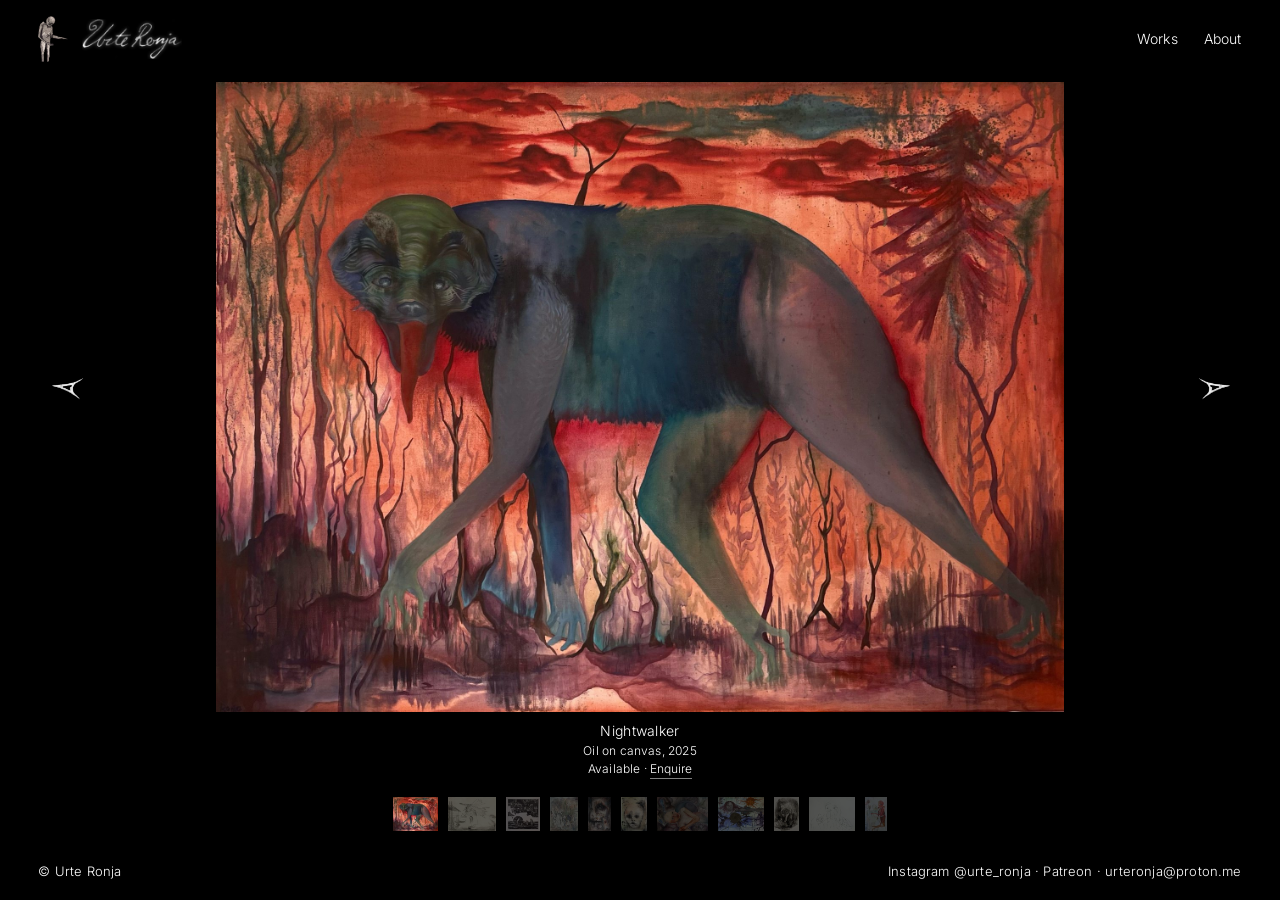
<file: index.html>
<!DOCTYPE html>
<html lang="en">
<head>
<meta charset="utf-8">
<meta name="viewport" content="width=device-width, initial-scale=1">
<title>Urte Ronja — Works</title>
<meta name="description" content="Urte Ronja is a Lithuanian artist working across painting, printmaking, ceramics and set design.">
<link rel="preconnect" href="https://fonts.googleapis.com"><link rel="preconnect" href="https://fonts.gstatic.com" crossorigin>
<link href="https://fonts.googleapis.com/css2?family=Inter:wght@200;300&display=swap" rel="stylesheet">
<link rel="stylesheet" href="style.css?v=24">
</head>
<body class="pg-works">
<header class="top">
  <a class="brand" href="index.html"><img class="snail" src="img/figure.png" width="194" height="300" alt=""><img class="sig" src="img/signature-2.png" width="900" height="362" alt="Urte Ronja"></a>
  <nav class="nav"><a href="index.html" aria-current="page">Works</a><a href="about.html">About</a></nav>
</header>
<main class="works">
  <div class="wall" tabindex="0" aria-label="Works, use arrow keys to move between them">
    <figure class="slide" id="nightwalker" aria-label="1 of 11">
      <div class="fr">
        <img src="img/nightwalker-sm.jpg" srcset="img/nightwalker-sm.jpg 900w, img/nightwalker.jpg 2000w" sizes="(max-width:900px) 100vw, 1100px" width="2000" height="1486" alt="Nightwalker, oil on canvas">
        <figcaption><span><b>Nightwalker</b>Oil on canvas, 2025</span><span class="st">Available · <button type="button" class="enq" data-t="Nightwalker">Enquire</button></span></figcaption>
      </div>
    </figure>
    <figure class="slide" id="village" aria-label="2 of 11">
      <div class="fr">
        <img src="img/village-sm.jpg" srcset="img/village-sm.jpg 900w, img/village.jpg 2000w" sizes="(max-width:900px) 100vw, 1100px" width="2000" height="1424" alt="Woman going to get water in the village but she gets attacked by tyrants, pencil and charcoal on paper">
        <figcaption><span><b>Woman going to get water in the village but she gets attacked by tyrants</b>Pencil and charcoal on paper, 2025</span><span class="st">Available · <button type="button" class="enq" data-t="Woman going to get water in the village but she gets attacked by tyrants">Enquire</button></span></figcaption>
      </div>
    </figure>
    <figure class="slide" id="skymet-fibre" aria-label="3 of 11">
      <div class="fr">
        <img src="img/skymet-fibre-sm.jpg" srcset="img/skymet-fibre-sm.jpg 900w, img/skymet-fibre.jpg 2000w" sizes="(max-width:900px) 100vw, 1100px" width="2000" height="1993" alt="Skymet Fibre, etching and aquatint">
        <figcaption><span><b>Skymet Fibre</b>Etching and aquatint, 2019</span><span class="st">Unavailable</span></figcaption>
      </div>
    </figure>
    <figure class="slide" id="witnesses" aria-label="4 of 11">
      <div class="fr">
        <img src="img/witnesses-sm.jpg" srcset="img/witnesses-sm.jpg 900w, img/witnesses.jpg 2000w" sizes="(max-width:900px) 100vw, 1100px" width="1646" height="2000" alt="Witnesses, mixed media">
        <figcaption><span><b>Witnesses</b>Mixed media, 2025</span><span class="st">Available · <button type="button" class="enq" data-t="Witnesses">Enquire</button></span></figcaption>
      </div>
    </figure>
    <figure class="slide" id="pincukas" aria-label="5 of 11">
      <div class="fr">
        <img src="img/pincukas-sm.jpg" srcset="img/pincukas-sm.jpg 900w, img/pincukas.jpg 2000w" sizes="(max-width:900px) 100vw, 1100px" width="1364" height="2000" alt="Pinčukas, mixed media, framed">
        <figcaption><span><b>Pinčukas</b>Mixed media, framed, 2025</span><span class="st">Available · <button type="button" class="enq" data-t="Pinčukas">Enquire</button></span></figcaption>
      </div>
    </figure>
    <figure class="slide" id="blueberries" aria-label="6 of 11">
      <div class="fr">
        <img src="img/blueberries-sm.jpg" srcset="img/blueberries-sm.jpg 900w, img/blueberries.jpg 2000w" sizes="(max-width:900px) 100vw, 1100px" width="1498" height="2000" alt="Blueberries, watercolour on paper">
        <figcaption><span><b>Blueberries</b>Watercolour on paper, 2024</span><span class="st">Available · <button type="button" class="enq" data-t="Blueberries">Enquire</button></span></figcaption>
      </div>
    </figure>
    <figure class="slide" id="slow" aria-label="7 of 11">
      <div class="fr">
        <img src="img/slow-sm.jpg" srcset="img/slow-sm.jpg 900w, img/slow.jpg 2000w" sizes="(max-width:900px) 100vw, 1100px" width="2000" height="1333" alt="Slow, oil on canvas">
        <figcaption><span><b>Slow</b>Oil on canvas, 2023</span><span class="st">Unavailable</span></figcaption>
      </div>
    </figure>
    <figure class="slide" id="sunny" aria-label="8 of 11">
      <div class="fr">
        <img src="img/sunny-sm.jpg" srcset="img/sunny-sm.jpg 900w, img/sunny.jpg 2000w" sizes="(max-width:900px) 100vw, 1100px" width="2000" height="1470" alt="Sunny, oil on canvas">
        <figcaption><span><b>Sunny</b>Oil on canvas, 2025</span><span class="st">Available · <button type="button" class="enq" data-t="Sunny">Enquire</button></span></figcaption>
      </div>
    </figure>
    <figure class="slide" id="woodland" aria-label="9 of 11">
      <div class="fr">
        <img src="img/woodland-sm.jpg" srcset="img/woodland-sm.jpg 900w, img/woodland.jpg 2000w" sizes="(max-width:900px) 100vw, 1100px" width="1198" height="1616" alt="Woodland, ink on paper">
        <figcaption><span><b>Woodland</b>Ink on paper, 2024</span><span class="st">Available · <button type="button" class="enq" data-t="Woodland">Enquire</button></span></figcaption>
      </div>
    </figure>
    <figure class="slide" id="mary" aria-label="10 of 11">
      <div class="fr">
        <img src="img/mary-sm.jpg" srcset="img/mary-sm.jpg 900w, img/mary.jpg 2000w" sizes="(max-width:900px) 100vw, 1100px" width="1320" height="992" alt="Mary, pencil on paper">
        <figcaption><span><b>Mary</b>Pencil on paper, 2022</span><span class="st">Unavailable</span></figcaption>
      </div>
    </figure>
    <figure class="slide" id="general-sadnesses" aria-label="11 of 11">
      <div class="fr">
        <img src="img/general-sadnesses-sm.jpg" srcset="img/general-sadnesses-sm.jpg 900w, img/general-sadnesses.jpg 2000w" sizes="(max-width:900px) 100vw, 1100px" width="1330" height="2000" alt="General Sadnesses, oil on canvas">
        <figcaption><span><b>General Sadnesses</b>Oil on canvas, 2018</span><span class="st">Unavailable</span></figcaption>
      </div>
    </figure>
  </div>
  <div class="ctl">
    <button type="button" class="arr pv" aria-label="Previous work"><img src="img/arrow-prev-thin.png" width="240" height="177" alt=""></button>
    <button type="button" class="arr nx" aria-label="Next work"><img src="img/arrow-next-thin.png" width="240" height="177" alt=""></button>
  </div>
  <nav class="strip" aria-label="All works">
    <button type="button" aria-label="Nightwalker"><img src="img/nightwalker-th.jpg" alt=""></button>
    <button type="button" aria-label="Woman going to get water in the village but she gets attacked by tyrants"><img src="img/village-th.jpg" alt=""></button>
    <button type="button" aria-label="Skymet Fibre"><img src="img/skymet-fibre-th.jpg" alt=""></button>
    <button type="button" aria-label="Witnesses"><img src="img/witnesses-th.jpg" alt=""></button>
    <button type="button" aria-label="Pinčukas"><img src="img/pincukas-th.jpg" alt=""></button>
    <button type="button" aria-label="Blueberries"><img src="img/blueberries-th.jpg" alt=""></button>
    <button type="button" aria-label="Slow"><img src="img/slow-th.jpg" alt=""></button>
    <button type="button" aria-label="Sunny"><img src="img/sunny-th.jpg" alt=""></button>
    <button type="button" aria-label="Woodland"><img src="img/woodland-th.jpg" alt=""></button>
    <button type="button" aria-label="Mary"><img src="img/mary-th.jpg" alt=""></button>
    <button type="button" aria-label="General Sadnesses"><img src="img/general-sadnesses-th.jpg" alt=""></button>
  </nav>
</main>
<footer class="foot"><span>© Urte Ronja</span><span><a href="https://www.instagram.com/urte_ronja/">Instagram @urte_ronja</a> · <a href="https://www.patreon.com/cw/urteronja">Patreon</a> · <a href="mailto:urteronja@proton.me">urteronja@proton.me</a></span></footer>
<div class="eq" role="dialog" aria-modal="true" aria-labelledby="eq-h">
  <form class="eq-in" novalidate>
    <button type="button" class="eq-x" aria-label="Close">×</button>
    <p class="eq-k" id="eq-h">Enquiry</p>
    <p class="eq-t"></p>
    <label>Your name<input name="name" autocomplete="name" required></label>
    <label>Your email<input name="email" type="email" autocomplete="email" required></label>
    <label>Message<textarea name="message" rows="5" required></textarea></label>
    <button type="submit" class="eq-send">Send</button>
    <p class="eq-s" aria-live="polite"></p>
  </form>
</div>
<script src="site.js?v=24"></script>
</body>
</html>
</file>
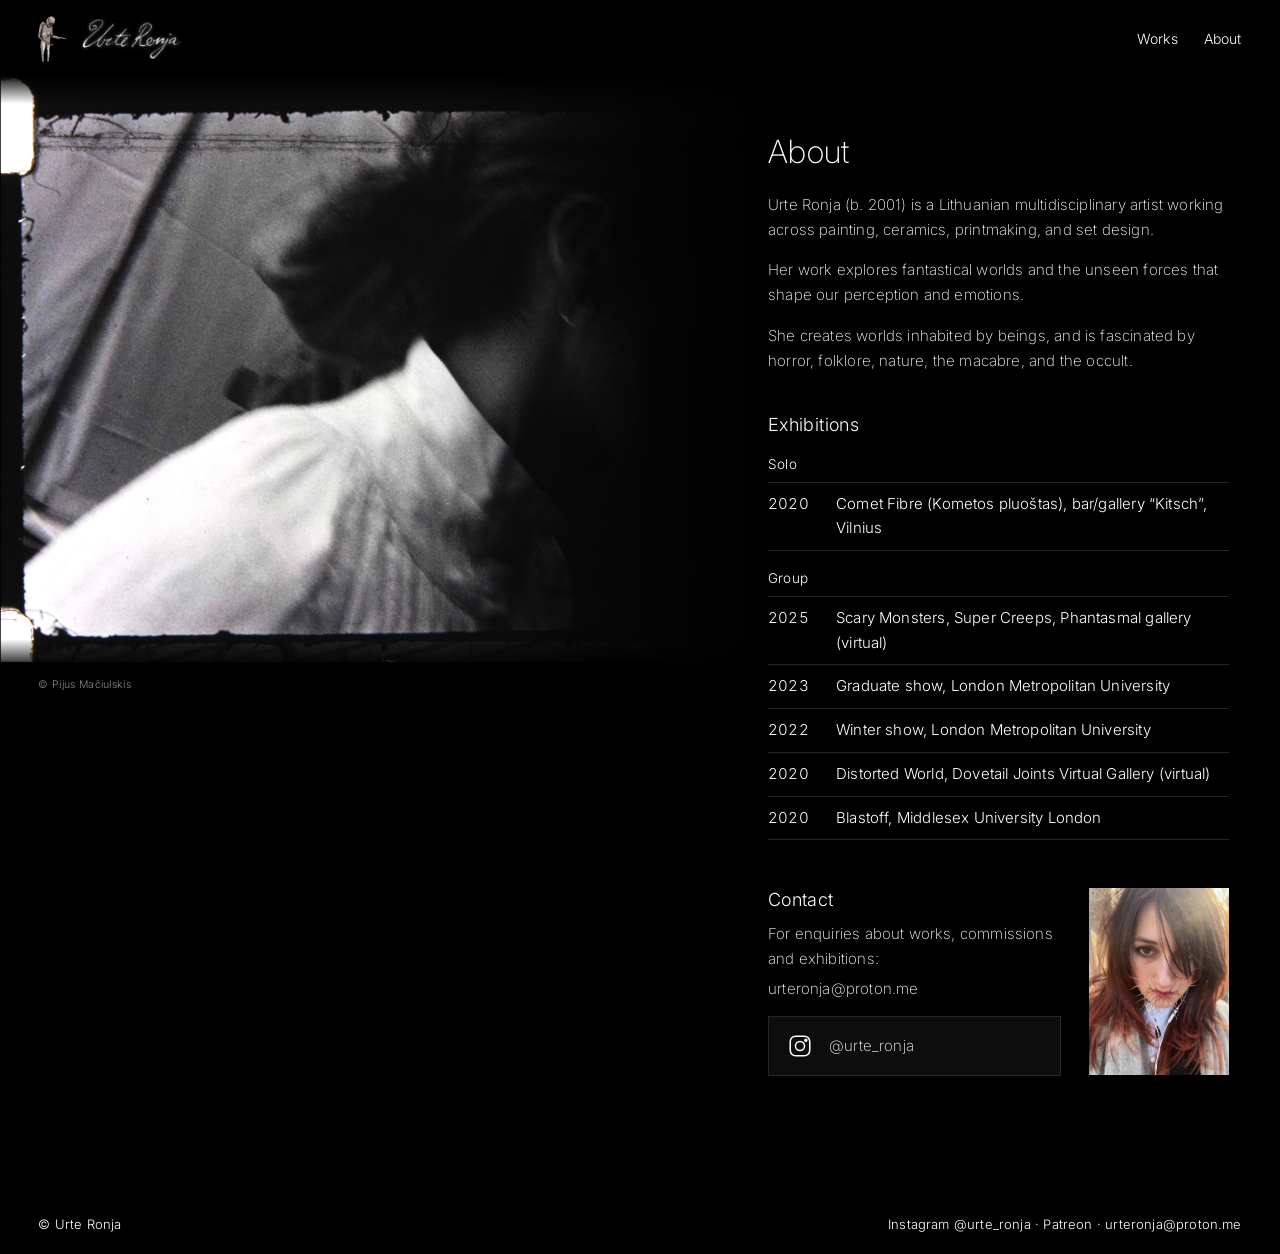
<file: about.html>
<!DOCTYPE html>
<html lang="en">
<head>
<meta charset="utf-8">
<meta name="viewport" content="width=device-width, initial-scale=1">
<title>Urte Ronja — About</title>
<meta name="description" content="Urte Ronja is a Lithuanian artist working across painting, printmaking, ceramics and set design.">
<link rel="preconnect" href="https://fonts.googleapis.com"><link rel="preconnect" href="https://fonts.gstatic.com" crossorigin>
<link href="https://fonts.googleapis.com/css2?family=Inter:wght@200;300&display=swap" rel="stylesheet">
<link rel="stylesheet" href="style.css?v=24">
</head>
<body>
<header class="top">
  <a class="brand" href="index.html"><img class="snail" src="img/figure.png" width="194" height="300" alt=""><img class="sig" src="img/signature-2.png" width="900" height="362" alt="Urte Ronja"></a>
  <nav class="nav"><a href="index.html">Works</a><a href="about.html" aria-current="page">About</a></nav>
</header>
<main class="about">
    <figure class="portrait"><img src="img/about-film.jpg" width="2400" height="1800" alt="Urte Ronja, still from a 16mm film"><figcaption class="credit">© Pijus Mačiulskis</figcaption></figure>
  <div>
    <h1>About</h1>
    <p>Urte Ronja (b. 2001) is a Lithuanian multidisciplinary artist working across painting, ceramics, printmaking, and set design.</p>
    <p>Her work explores fantastical worlds and the unseen forces that shape our perception and emotions.</p>
    <p>She creates worlds inhabited by beings, and is fascinated by horror, folklore, nature, the macabre, and the occult.</p>
    <h2>Exhibitions</h2>
    <h3>Solo</h3>
    <ul class="cv">
      <li><span>2020</span><span><i>Comet Fibre (Kometos pluoštas)</i>, bar/gallery “Kitsch”, Vilnius</span></li>
    </ul>
    <h3>Group</h3>
    <ul class="cv">
      <li><span>2025</span><span><i>Scary Monsters, Super Creeps</i>, Phantasmal gallery (virtual)</span></li>
      <li><span>2023</span><span><i>Graduate show</i>, London Metropolitan University</span></li>
      <li><span>2022</span><span><i>Winter show</i>, London Metropolitan University</span></li>
      <li><span>2020</span><span><i>Distorted World</i>, Dovetail Joints Virtual Gallery (virtual)</span></li>
      <li><span>2020</span><span><i>Blastoff</i>, Middlesex University London</span></li>
    </ul>
    <div class="meet">
      <div>
          <h2>Contact</h2>
          <div class="contact">
            <span>For enquiries about works, commissions and exhibitions:</span>
            <a href="mailto:urteronja@proton.me">urteronja@proton.me</a>
          </div>
          <a class="ig" href="https://www.instagram.com/urte_ronja/"><svg viewBox="0 0 24 24" fill="none" stroke="currentColor" stroke-width="1.4" aria-hidden="true"><rect x="3" y="3" width="18" height="18" rx="5"/><circle cx="12" cy="12" r="4.2"/><circle cx="17.4" cy="6.6" r=".9" fill="currentColor"/></svg><span>@urte_ronja</span></a>
      </div>
      <img class="me me-meet" src="img/portrait-soft-sm.jpg" srcset="img/portrait-soft-sm.jpg 900w, img/portrait-soft.jpg 2000w" sizes="220px" width="1500" height="2000" alt="Portrait of Urte Ronja" loading="lazy">
    </div>
    <div id="ig-feed"></div>
  </div>
</main>
<footer class="foot"><span>© Urte Ronja</span><span><a href="https://www.instagram.com/urte_ronja/">Instagram @urte_ronja</a> · <a href="https://www.patreon.com/cw/urteronja">Patreon</a> · <a href="mailto:urteronja@proton.me">urteronja@proton.me</a></span></footer>
<script src="site.js?v=24"></script>
</body>
</html>
</file>
<file: style.css>
/*
VOICE: quiet, nocturnal, a little uncanny — the work does the talking
IDEA: a dim gallery wall you walk along; one piece hung at a time with a small label
PICTURE: the paintings themselves, large but always whole, never cropped or bled off the edge
COLOUR and TYPE: pure black, white text, grey on hover; Helvetica throughout, small and plain; her snail-creature drawing as the mark
LAYOUT: thin header, one work per screen, moving sideways with arrows either side
*/
:root{
  color-scheme:dark;
  --bg:#000;--wall:#0d0d0d;--ink:#fff;--mute:#fff;--line:#262626;--acc:#fff;--hover:#8c8c8c;
  --serif:"Helvetica Neue",Inter,Helvetica,Arial,sans-serif;--sans:"Helvetica Neue",Inter,Helvetica,Arial,sans-serif;
}
*{box-sizing:border-box;min-width:0}
body{margin:0;background:var(--bg);color:var(--ink);font:200 15px/1.65 var(--sans);letter-spacing:.012em;overflow-x:clip;-webkit-font-smoothing:antialiased}

a{color:inherit;text-decoration:none}
a:hover,.nav a:hover{color:var(--hover)}
a:focus-visible,button:focus-visible,.wall:focus-visible{outline:1px solid var(--hover);outline-offset:4px}
img{display:block}
button{font:inherit;color:inherit}

/* header */
.top{position:sticky;top:0;z-index:5;display:flex;justify-content:space-between;align-items:center;gap:20px;flex-wrap:wrap;
  padding:16px max(3vw,18px) 12px;background:var(--bg)}
.brand{display:flex;align-items:center;gap:14px}
.brand img{width:auto;display:block}
.brand .snail{height:46px}
.brand .sig{height:40px}
.brand:hover img{opacity:.6}
.name{font:200 20px/1 var(--sans);letter-spacing:-.005em}
.nav{display:flex;gap:26px;font-size:14px;color:var(--mute)}
.nav a[aria-current]{color:var(--ink)}

/* works: one piece per screen, sideways */
.works{position:relative}
@media (min-width:700px){
  body.pg-works{height:100svh;display:flex;flex-direction:column;overflow:hidden}
  .pg-works .works{flex:1;min-height:0;display:flex;flex-direction:column}
  .pg-works .wall{flex:1;min-height:0}
}
.wall{display:flex;overflow-x:auto;scroll-snap-type:x mandatory;scrollbar-width:none;overscroll-behavior-x:contain}
.wall::-webkit-scrollbar{display:none}
.slide{flex:0 0 100%;scroll-snap-align:center;scroll-snap-stop:always;margin:0;display:flex;flex-direction:column;align-items:center;justify-content:center;
  padding:4px 64px 6px;height:calc(100svh - 128px);min-height:0;overflow:hidden}
@media (min-width:700px){.pg-works .slide{height:100%}}
.fr{display:flex;flex-direction:column;align-items:center;max-width:100%;max-height:100%}
.slide img{max-width:100%;max-height:calc(100svh - 270px);min-height:0;width:auto;height:auto;flex:0 1 auto;object-fit:contain;cursor:zoom-in}
figcaption{flex:none;display:flex;flex-direction:column;align-items:center;text-align:center;gap:1px;margin-top:10px;font-size:12px;line-height:1.45;color:var(--mute)}
figcaption b{display:block;font:300 14px/1.3 var(--sans);letter-spacing:.02em;color:var(--ink);margin-bottom:2px;max-width:46ch}
.st{white-space:nowrap}
.enq{background:none;border:0;padding:0;color:var(--ink);border-bottom:1px solid #ffffff80;cursor:pointer}
.enq:hover{color:var(--hover);border-color:var(--hover)}

.ctl{display:flex;justify-content:center;align-items:center;gap:40px;padding:6px 0 10px}
.count{margin:0;font-size:13px;color:var(--mute);font-variant-numeric:tabular-nums;min-width:56px;text-align:center}
.arr{background:none;border:0;cursor:pointer;color:var(--mute);display:grid;place-items:center;width:44px;height:72px}
.arr img{width:26px;height:auto;display:block;transition:opacity .2s}
.arr:hover img{opacity:.5}
.arr:hover{color:var(--hover)}
@media (min-width:700px){
  .ctl{padding:0}
  .arr{position:absolute;top:calc(50% - 70px);transform:translateY(-50%)}
  .arr.pv{left:max(3.5vw,24px)}.arr.nx{right:max(3.5vw,24px)}
  .arr img{width:34px}
}

/* strip of small works */
.strip{display:flex;gap:10px;overflow-x:auto;scrollbar-width:none;padding:8px max(3vw,16px) 12px;flex:none;align-items:center}
.strip::-webkit-scrollbar{display:none}
.strip::before,.strip::after{content:"";margin:auto}
.strip button{background:none;border:0;padding:0;cursor:pointer;flex:none;opacity:.35;transition:opacity .2s}
.strip button:hover,.strip button.on{opacity:1}
.strip img{height:34px;width:auto;display:block}

/* about */
.about{display:grid;grid-template-columns:62vw minmax(0,520px);gap:clamp(24px,4vw,64px);
  align-items:start;padding:0 max(4vw,18px) 120px 0}
.about .portrait{margin:0;position:sticky;top:72px;align-self:start}
.about .portrait img{width:100%;height:auto;display:block;
  -webkit-mask-image:linear-gradient(to right,#000 55%,transparent 99%),linear-gradient(to bottom,transparent 0,#000 5%,#000 95%,transparent 100%);
  -webkit-mask-composite:source-in;
  mask-image:linear-gradient(to right,#000 55%,transparent 99%),linear-gradient(to bottom,transparent 0,#000 5%,#000 95%,transparent 100%);
  mask-composite:intersect}
.about>div:not(.side){padding-top:60px;margin-left:-6vw;position:relative}
.about h1{font:200 32px/1.15 var(--sans);letter-spacing:.01em;margin:0 0 22px}
.about p{margin:0 0 16px;max-width:60ch}
.about h2{font:300 18px/1.3 var(--sans);letter-spacing:.02em;margin:40px 0 10px}
.about h3{font:300 13.5px/1.4 var(--sans);color:var(--mute);margin:18px 0 8px}
.cv{list-style:none;margin:0;padding:0;border-top:1px solid var(--line)}
.cv li{display:grid;grid-template-columns:56px minmax(0,1fr);gap:12px;padding:9px 0;border-bottom:1px solid var(--line)}
.cv li>span:first-child{color:var(--mute);font-variant-numeric:tabular-nums}
.cv i{font-style:normal;color:var(--ink)}
.contact{display:grid;gap:6px}
.contact a{color:var(--ink)}
.ig{display:flex;align-items:center;gap:16px;margin-top:14px;padding:16px 18px;border:1px solid var(--line);background:var(--wall)}
.ig svg{flex:none;width:26px;height:26px}

/* footer */
.foot{display:flex;justify-content:space-between;flex-wrap:wrap;gap:12px;padding:18px max(3vw,18px);font-size:13px;color:var(--mute)}

/* enquiry pop-up */
.eq{position:fixed;inset:0;z-index:30;background:#0b0a09d9;display:none;place-items:center;padding:16px;overflow-y:auto}
.eq.open{display:grid}
.eq-in{position:relative;width:min(440px,100%);background:var(--wall);border:1px solid var(--line);padding:28px 26px 24px;display:grid;gap:14px}
.eq-k{margin:0;font-size:13px;color:var(--mute)}
.eq-t{margin:-8px 0 4px;font:300 19px/1.25 var(--sans);padding-right:34px}
.eq label{display:grid;gap:6px;font-size:13px;color:var(--mute)}
.eq input,.eq textarea{font:200 16px/1.45 var(--sans);color:var(--ink);background:var(--bg);border:1px solid var(--line);padding:10px 12px;width:100%;resize:vertical}
.eq input:focus,.eq textarea:focus{outline:none;border-color:var(--hover)}
.eq-send{justify-self:start;min-height:44px;padding:0 26px;background:var(--ink);color:var(--bg);border:0;font-weight:300;cursor:pointer}
.eq-send:disabled{opacity:.5;cursor:default}
.eq-s{margin:0;min-height:1.4em;font-size:13.5px;color:var(--mute)}
.eq-s.ok{color:var(--ink)}.eq-s.err{color:var(--hover)}
.eq-x{position:absolute;top:6px;right:8px;width:44px;height:44px;background:none;border:0;color:var(--mute);font:300 26px/1 var(--sans);cursor:pointer}

@media (max-width:900px){
  .about{grid-template-columns:minmax(0,1fr);padding:0 max(4vw,18px) 100px}
  .about .portrait{position:static;margin:0 calc(-1 * max(4vw,18px))}
  .about>div:not(.side){padding-top:10px;margin-left:0}
}
@media (max-width:699px){
  .name{font-size:17px}
  .brand .snail{height:38px}
  .brand .sig{height:32px}
  .slide{padding:4px 16px 0;height:auto;min-height:0}
  .slide img{max-height:74svh}
  .ctl{padding-top:4px}
  .strip img{height:32px}
}
@media (prefers-reduced-motion:reduce){.wall{scroll-behavior:auto}}

/* click-to-enlarge */
.zoom{position:fixed;inset:0;z-index:40;background:#000;display:none;place-items:center;padding:12px;cursor:zoom-out}
.zoom.open{display:grid}
.zoom img{max-width:100%;max-height:calc(100svh - 24px);width:auto;height:auto}
.zoom button{position:absolute;top:8px;right:10px;width:44px;height:44px;background:none;border:0;color:var(--ink);font:300 28px/1 var(--sans);cursor:pointer}
.zoom button:hover{color:var(--hover)}

/* small text stays a touch heavier so it reads at 13–14px */
.nav,figcaption,.foot,.cv,.eq label,.eq-s{font-weight:300}

/* phone-only adjustments */
@media (max-width:699px){
  /* works sit in the middle of the screen, not at the top */
  body.pg-works{min-height:100svh;display:flex;flex-direction:column}
  .pg-works .works{flex:1;display:flex;flex-direction:column;justify-content:center;padding-top:9svh}
  .pg-works .ctl{padding:0;margin-top:-6px;gap:84px}
  .pg-works .arr{height:56px}
  .slide img{max-height:62svh}
  /* exhibitions and contact: same softness as the bio, a little smaller */
  .about .cv{font-size:13px;font-weight:200}
  .about .cv i{color:inherit}
  .about h3{font-size:12.5px}
  .about .contact,.about .ig{font-size:13px;font-weight:200}
  .about .ig{padding:12px 14px;gap:12px}
  .about .ig svg{width:22px;height:22px}
}

/* small portrait to the right of Contact */
.meet{display:grid;grid-template-columns:minmax(0,1fr) 140px;gap:28px;align-items:start;margin-top:48px}
.meet h2{margin-top:0}
.me-meet{display:block;width:140px;height:auto}
@media (max-width:699px){
  /* portrait spans exactly from the Contact heading to the bottom of the Instagram bar */
  .meet{grid-template-columns:minmax(0,1fr) auto;gap:16px;margin-top:40px;align-items:stretch}
  .me-meet{width:auto;height:0;min-height:100%;aspect-ratio:3/4;object-fit:cover}
}

/* photo credit under the 16mm still */
.about .credit{display:block;margin:8px 0 0 max(3vw,18px);font-size:10.5px;letter-spacing:.03em;color:#8c8c8c;text-align:left}
@media (max-width:699px){.about .credit{margin-left:max(4vw,18px)}}
</file>
